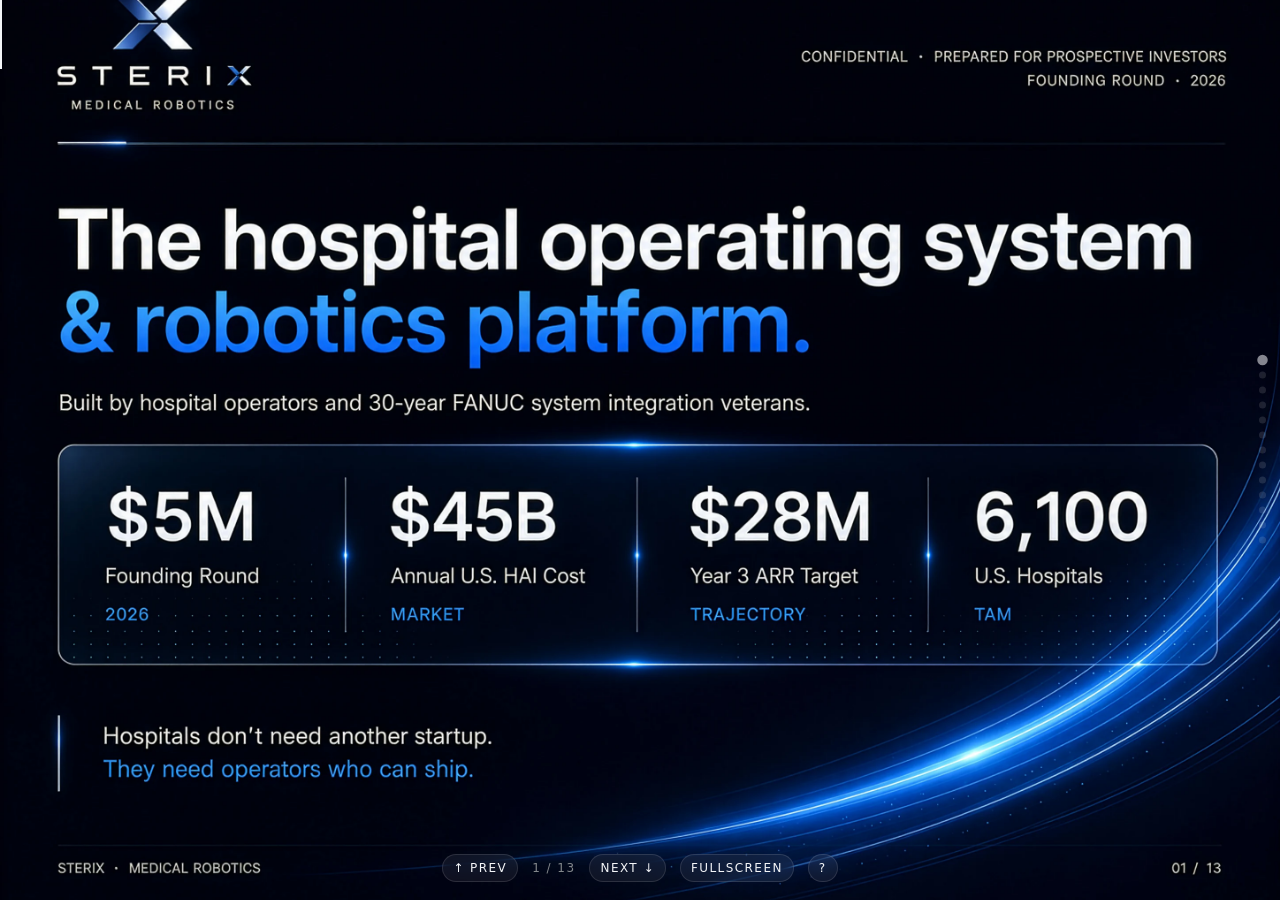
<file: index.html>
<!doctype html>
<html lang="en">
<head>
<meta charset="utf-8" />
<meta name="viewport" content="width=device-width,initial-scale=1,viewport-fit=cover" />
<title>STERIX · Deck</title>
<style>
  :root {
    /* Tightened to near-achromatic. The logo's blue is the only color event. */
    --bg: oklch(0.13 0.006 240);
    --bg-deep: oklch(0.08 0.004 240);
    --fg: oklch(0.97 0.004 240);
    --muted: oklch(0.62 0.008 240);
    --accent: oklch(0.97 0.004 240);
    --ease-quart: cubic-bezier(0.22, 1, 0.36, 1);
    --ease-expo: cubic-bezier(0.16, 1, 0.3, 1);
    --ease-quint: cubic-bezier(0.23, 1, 0.32, 1);
  }
  * { box-sizing: border-box; }
  html, body {
    margin: 0;
    background: var(--bg);
    color: var(--fg);
    font-family: -apple-system, BlinkMacSystemFont, "Segoe UI", Inter, system-ui, sans-serif;
    -webkit-font-smoothing: antialiased;
    scroll-behavior: smooth;
  }

  /* Vertical scroll container — fluid, no snap */
  .deck {
    height: 100vh;
    overflow-y: auto;
    overflow-x: hidden;
    scroll-behavior: smooth;
  }

  /* ---------- COVER ---------- */
  .cover {
    position: relative;
    height: 100vh;
    display: grid;
    /* Anchor composition to the upper third for tension, not dead-center. */
    grid-template-rows: 38vh 1fr;
    overflow: hidden;
    background:
      /* Single asymmetric ambient light from upper-right, low chroma. */
      radial-gradient(ellipse 70vmax 55vmax at 78% 18%, oklch(0.24 0.012 235) 0%, transparent 55%),
      /* Inner vignette anchoring the eye. */
      radial-gradient(ellipse at 50% 50%, transparent 30%, var(--bg-deep) 95%),
      var(--bg);
  }

  /* Single very slow drift, suggesting a still room rather than animated marketing. */
  .cover::before {
    content: "";
    position: absolute;
    inset: -20vmax -10vmax auto auto;
    width: 70vmax; height: 70vmax;
    border-radius: 50%;
    background: radial-gradient(circle, oklch(0.42 0.025 230) 0%, transparent 65%);
    filter: blur(100px);
    opacity: 0.35;
    mix-blend-mode: screen;
    pointer-events: none;
    will-change: transform;
    animation: drift 38s var(--ease-quint) infinite alternate;
  }
  @keyframes drift {
    from { transform: translate3d(0, 0, 0) scale(1); }
    to   { transform: translate3d(-6vmax, 4vmax, 0) scale(1.08); }
  }

  /* SVG film grain — adds tactility, breaks digital perfection. */
  .cover::after {
    content: "";
    position: absolute;
    inset: 0;
    pointer-events: none;
    opacity: 0.045;
    mix-blend-mode: overlay;
    background-image: url("data:image/svg+xml;utf8,<svg xmlns='http://www.w3.org/2000/svg' width='200' height='200'><filter id='n'><feTurbulence type='fractalNoise' baseFrequency='0.85' numOctaves='2' stitchTiles='stitch'/><feColorMatrix values='0 0 0 0 1 0 0 0 0 1 0 0 0 0 1 0 0 0 0.4 0'/></filter><rect width='100%25' height='100%25' filter='url(%23n)'/></svg>");
  }

  /* Soft fade at the bottom, dissolving the cover into slide 1. */
  .cover-fade {
    position: absolute;
    left: 0; right: 0; bottom: 0;
    height: 14vh;
    pointer-events: none;
    background: linear-gradient(180deg, transparent 0%, oklch(0 0 0) 100%);
    z-index: 1;
  }

  .cover-inner {
    position: relative;
    z-index: 2;
    grid-row: 2 / 3;
    align-self: start;
    justify-self: center;
    text-align: center;
    padding: 0 24px;
    max-width: 640px;
  }

  .cover-eyebrow {
    font-size: 10px;
    letter-spacing: 0.42em;
    text-transform: uppercase;
    color: var(--muted);
    margin: 0 0 36px;
    opacity: 0;
    transform: translateY(10px);
    animation: rise 0.9s var(--ease-quart) 0.2s forwards;
  }

  .cover-logo {
    display: block;
    width: clamp(180px, 20vw, 280px);
    height: auto;
    margin: 0 auto;
    /* Logo ships on white. Invert + reverse hue keeps the blue identity
       readable against the dark cover. If a dark/transparent variant exists,
       swap data-src and remove the filter. */
    filter: invert(1) hue-rotate(180deg) brightness(1.04) contrast(1.04);
    opacity: 0;
    transform: translateY(20px) scale(0.97);
    animation: riseLogo 1.4s var(--ease-expo) 0.45s forwards;
  }
  @keyframes riseLogo {
    to { opacity: 1; transform: translateY(0) scale(1); }
  }

  /* Editorial hairline below the logo, draws in. Not a side-stripe; full hairline. */
  .cover-rule {
    display: block;
    width: 0;
    height: 1px;
    margin: 36px auto 28px;
    background: oklch(0.5 0.008 240);
    opacity: 0;
    animation: drawRule 1.2s var(--ease-quart) 0.95s forwards;
  }
  @keyframes drawRule {
    to { opacity: 1; width: 56px; }
  }

  .cover-tagline {
    font-size: clamp(13px, 1.15vw, 15px);
    font-weight: 300;
    letter-spacing: 0.01em;
    color: var(--muted);
    margin: 0 auto;
    max-width: 30ch;
    line-height: 1.55;
    opacity: 0;
    transform: translateY(12px);
    animation: rise 1s var(--ease-quart) 1.05s forwards;
  }

  /* Confident cue: arrow only, no word. */
  .cover-cue {
    position: absolute;
    bottom: 40px;
    left: 50%;
    transform: translateX(-50%);
    width: 14px;
    height: 44px;
    z-index: 3;
    cursor: pointer;
    opacity: 0;
    animation: cueIn 0.9s var(--ease-quart) 1.6s forwards;
  }
  .cover-cue::before {
    content: "";
    position: absolute;
    top: 0; left: 50%;
    width: 1px; height: 32px;
    background: linear-gradient(180deg, transparent 0%, var(--muted) 100%);
    transform: translateX(-50%);
  }
  .cover-cue::after {
    content: "";
    position: absolute;
    bottom: 4px; left: 50%;
    width: 6px; height: 6px;
    border-right: 1px solid var(--muted);
    border-bottom: 1px solid var(--muted);
    transform: translateX(-50%) rotate(45deg);
    transition: border-color 0.25s var(--ease-quart);
  }
  .cover-cue:hover::after,
  .cover-cue:hover::before {
    border-color: var(--fg);
  }
  .cover-cue:hover::before {
    background: linear-gradient(180deg, transparent 0%, var(--fg) 100%);
  }

  @keyframes rise {
    to { opacity: 1; transform: translateY(0); }
  }
  @keyframes cueIn {
    0%   { opacity: 0; transform: translate(-50%, 8px); }
    100% { opacity: 0.75; transform: translate(-50%, 0); }
  }

  /* Idle bob, slow and small — breathes, doesn't pulse. */
  .cover-cue.in-rest {
    animation: cueBob 3.2s var(--ease-quint) infinite;
  }
  @keyframes cueBob {
    0%, 100% { transform: translate(-50%, 0); opacity: 0.75; }
    50%      { transform: translate(-50%, 4px); opacity: 0.95; }
  }

  /* ---------- SLIDES ---------- */
  .slide {
    display: block;
    margin: 0;
    padding: 0;
    background: #000;
    line-height: 0;
    /* fade-up entrance */
    opacity: 0;
    transform: translateY(40px);
    transition:
      opacity 0.9s var(--ease-quart),
      transform 0.9s var(--ease-quart);
    will-change: opacity, transform;
  }
  .slide.in {
    opacity: 1;
    transform: translateY(0);
  }
  .slide img {
    display: block;
    width: 100%;
    height: auto;
    margin: 0;
    user-select: none;
    -webkit-user-drag: none;
    image-rendering: -webkit-optimize-contrast;
  }

  /* HUD */
  .hud {
    position: fixed; left: 0; right: 0; bottom: 18px;
    display: flex; align-items: center; justify-content: center; gap: 14px;
    color: var(--muted); font-size: 12px; letter-spacing: .12em; text-transform: uppercase;
    opacity: 0; transition: opacity .25s ease;
    pointer-events: none;
    z-index: 15;
  }
  body.show-hud .hud { opacity: 1; pointer-events: auto; }
  .hud .counter { font-variant-numeric: tabular-nums; }
  .hud button {
    background: rgba(255,255,255,.06); color: var(--fg);
    border: 1px solid rgba(255,255,255,.12);
    padding: 6px 10px; border-radius: 999px;
    font: inherit; letter-spacing: inherit; text-transform: inherit;
    cursor: pointer;
    backdrop-filter: blur(8px);
  }
  .hud button:hover { background: rgba(255,255,255,.12); }

  /* Vertical progress bar on the left */
  .progress {
    position: fixed; left: 0; top: 0; width: 2px; height: 0;
    background: var(--accent); transition: height .25s var(--ease-quart);
    z-index: 20;
  }

  /* Slide-dot rail on right */
  .rail {
    position: fixed; right: 14px; top: 50%; transform: translateY(-50%);
    display: flex; flex-direction: column; gap: 8px;
    z-index: 12;
    opacity: .55; transition: opacity .25s ease;
  }
  .rail:hover { opacity: 1; }
  .rail a {
    width: 7px; height: 7px; border-radius: 50%;
    background: rgba(255,255,255,.22);
    transition: background .25s var(--ease-quart), transform .35s var(--ease-quart);
    cursor: pointer;
  }
  .rail a.active {
    background: var(--accent);
    transform: scale(1.5);
  }

  /* Help overlay */
  .help {
    position: fixed; inset: 0; background: rgba(0,0,0,.85);
    display: none; place-items: center; z-index: 30; padding: 24px;
  }
  .help.open { display: grid; }
  .help-card {
    max-width: 420px; padding: 28px 32px; border-radius: 14px;
    background: #111; border: 1px solid rgba(255,255,255,.08);
  }
  .help h2 { margin: 0 0 14px; font-size: 16px; letter-spacing: .12em; text-transform: uppercase; color: var(--muted); }
  .help kbd {
    display: inline-block; min-width: 28px; padding: 3px 8px; margin-right: 8px;
    background: #1d1d1d; border: 1px solid rgba(255,255,255,.12);
    border-radius: 6px; font-family: ui-monospace, SFMono-Regular, Menlo, monospace; font-size: 12px;
  }
  .help p { margin: 6px 0; font-size: 14px; color: #cfcfcf; }

  /* Hide rail on small screens */
  @media (max-width: 640px) {
    .rail { display: none; }
  }

  /* Respect reduced motion */
  @media (prefers-reduced-motion: reduce) {
    .cover::before, .cover::after,
    .cover-eyebrow, .cover-logo, .cover-rule, .cover-tagline,
    .cover-cue, .cover-cue.in-rest {
      animation: none !important;
      opacity: 1 !important;
      transform: none !important;
    }
    .cover-rule { width: 56px !important; }
    .cover-cue { opacity: 0.75 !important; transform: translateX(-50%) !important; }
    .slide {
      opacity: 1 !important;
      transform: none !important;
      transition: none !important;
    }
  }
</style>
</head>
<body>
  <div class="progress" id="progress"></div>

  <main class="deck" id="deck">
    <section class="cover" id="cover" aria-label="Cover">
      <div class="cover-inner">
        <p class="cover-eyebrow">Investor Pitch &middot; 2026</p>
        <img class="cover-logo" data-src="logo.webp" alt="STERIX, Medical Robotics" />
        <hr class="cover-rule" aria-hidden="true" />
        <p class="cover-tagline">The hospital operating system and robotics platform.</p>
      </div>
      <a class="cover-cue" id="coverCue" href="#s1" aria-label="Continue to deck"></a>
      <div class="cover-fade" aria-hidden="true"></div>
    </section>

    <section class="slide" id="s1"><img data-src="1.webp"  alt="Slide 1"  /></section>
    <section class="slide" id="s2"><img data-src="2.webp"  alt="Slide 2"  loading="lazy" /></section>
    <section class="slide" id="s3"><img data-src="3.webp"  alt="Slide 3"  loading="lazy" /></section>
    <section class="slide" id="s4"><img data-src="4.webp"  alt="Slide 4"  loading="lazy" /></section>
    <section class="slide" id="s5"><img data-src="5.webp"  alt="Slide 5"  loading="lazy" /></section>
    <section class="slide" id="s6"><img data-src="6.webp"  alt="Slide 6"  loading="lazy" /></section>
    <section class="slide" id="s7"><img data-src="7.webp"  alt="Slide 7"  loading="lazy" /></section>
    <section class="slide" id="s8"><img data-src="8.webp"  alt="Slide 8"  loading="lazy" /></section>
    <section class="slide" id="s9"><img data-src="9.webp"  alt="Slide 9"  loading="lazy" /></section>
    <section class="slide" id="s10"><img data-src="10.webp" alt="Slide 10" loading="lazy" /></section>
    <section class="slide" id="s11"><img data-src="11.webp" alt="Slide 11" loading="lazy" /></section>
    <section class="slide" id="s12"><img data-src="12.webp" alt="Slide 12" loading="lazy" /></section>
    <section class="slide" id="s13"><img data-src="13.webp" alt="Slide 13" loading="lazy" /></section>
  </main>

  <nav class="rail" id="rail" aria-label="Slide navigation"></nav>

  <div class="hud">
    <button id="prevBtn" aria-label="Previous">↑ Prev</button>
    <span class="counter"><span id="cur">1</span> / <span id="total">13</span></span>
    <button id="nextBtn" aria-label="Next">Next ↓</button>
    <button id="fsBtn" aria-label="Fullscreen">Fullscreen</button>
    <button id="helpBtn" aria-label="Help">?</button>
  </div>

  <div class="help" id="help">
    <div class="help-card">
      <h2>Shortcuts</h2>
      <p><kbd>↓</kbd><kbd>Space</kbd> Next slide</p>
      <p><kbd>↑</kbd> Previous slide</p>
      <p><kbd>Home</kbd> First &nbsp;·&nbsp; <kbd>End</kbd> Last</p>
      <p><kbd>F</kbd> Fullscreen &nbsp;·&nbsp; <kbd>?</kbd> Help</p>
      <p style="margin-top:14px;color:var(--muted);font-size:12px;">Scroll wheel · trackpad swipe · touch swipe all work.</p>
    </div>
  </div>

<script>
(() => {
  // Auto cache-buster: each full page load pulls fresh image bytes.
  // Browser still caches within the session, so navigation/scrolling stays fast.
  const BUST = Date.now();
  document.querySelectorAll('img[data-src]').forEach(img => {
    img.src = img.dataset.src + '?v=' + BUST;
  });

  const deck = document.getElementById('deck');
  const slides = Array.from(document.querySelectorAll('.slide'));
  const total = slides.length;
  const cur = document.getElementById('cur');
  const totalEl = document.getElementById('total');
  const progress = document.getElementById('progress');
  const rail = document.getElementById('rail');
  const help = document.getElementById('help');
  const cover = document.getElementById('cover');
  const coverCue = document.getElementById('coverCue');
  let i = 0;

  totalEl.textContent = total;

  // Build dot rail
  slides.forEach((s, idx) => {
    const a = document.createElement('a');
    a.href = '#' + s.id;
    a.dataset.idx = idx;
    a.title = 'Slide ' + (idx + 1);
    a.addEventListener('click', e => {
      e.preventDefault();
      go(idx);
    });
    rail.appendChild(a);
  });
  const dots = Array.from(rail.children);

  function setActive(idx) {
    i = idx;
    cur.textContent = idx + 1;
    progress.style.height = ((idx + 1) / total * 100) + 'vh';
    dots.forEach((d, n) => d.classList.toggle('active', n === idx));
    history.replaceState(null, '', '#s' + (idx + 1));
  }

  function go(idx) {
    idx = Math.max(0, Math.min(total - 1, idx));
    slides[idx].scrollIntoView({ behavior: 'smooth', block: 'start' });
  }

  // Cover cue → smooth scroll to slide 1
  coverCue.addEventListener('click', e => {
    e.preventDefault();
    go(0);
  });

  // Track current slide via IntersectionObserver
  const tracker = new IntersectionObserver((entries) => {
    let best = null, bestRatio = 0;
    for (const e of entries) {
      if (e.intersectionRatio > bestRatio) {
        bestRatio = e.intersectionRatio;
        best = e.target;
      }
    }
    if (best && bestRatio > 0.5) {
      const idx = slides.indexOf(best);
      if (idx >= 0 && idx !== i) setActive(idx);
    }
  }, { root: deck, threshold: [0.25, 0.5, 0.75, 1] });
  slides.forEach(s => tracker.observe(s));

  // Fade-up reveal as each slide enters viewport
  const reveal = new IntersectionObserver((entries) => {
    for (const e of entries) {
      if (e.isIntersecting) {
        e.target.classList.add('in');
        reveal.unobserve(e.target);
      }
    }
  }, { root: deck, rootMargin: '0px 0px -10% 0px', threshold: 0.05 });
  slides.forEach(s => reveal.observe(s));

  // Hide cover cue once user starts scrolling
  let cueHidden = false;
  // Idle bob starts after the entrance animation (1.6s delay + 0.9s duration).
  setTimeout(() => coverCue.classList.add('in-rest'), 2600);
  deck.addEventListener('scroll', () => {
    if (!cueHidden && deck.scrollTop > 40) {
      coverCue.style.transition = 'opacity .4s ease';
      coverCue.style.opacity = '0';
      cueHidden = true;
    } else if (cueHidden && deck.scrollTop < 20) {
      coverCue.style.opacity = '';
      cueHidden = false;
    }
  }, { passive: true });

  // Init from hash
  const m = location.hash.match(/^#s(\d+)$/);
  if (m) {
    const n = Math.max(1, Math.min(total, parseInt(m[1], 10))) - 1;
    requestAnimationFrame(() => slides[n].scrollIntoView({ block: 'start' }));
    setActive(n);
  } else {
    setActive(0);
  }

  // Keyboard
  window.addEventListener('keydown', e => {
    if (help.classList.contains('open')) {
      if (e.key === 'Escape' || e.key === '?' || e.key === '/') help.classList.remove('open');
      return;
    }
    if (e.key === 'ArrowDown' || e.key === ' ' || e.key === 'PageDown') { e.preventDefault(); go(i + 1); }
    else if (e.key === 'ArrowUp' || e.key === 'PageUp') { e.preventDefault(); go(i - 1); }
    else if (e.key === 'Home') { e.preventDefault(); cover.scrollIntoView({ behavior: 'smooth' }); }
    else if (e.key === 'End') { e.preventDefault(); go(total - 1); }
    else if (e.key.toLowerCase() === 'f') { toggleFs(); }
    else if (e.key === '?' || e.key === '/') { help.classList.add('open'); }
  });

  // HUD buttons
  document.getElementById('prevBtn').addEventListener('click', () => go(i - 1));
  document.getElementById('nextBtn').addEventListener('click', () => go(i + 1));
  document.getElementById('fsBtn').addEventListener('click', toggleFs);
  document.getElementById('helpBtn').addEventListener('click', () => help.classList.toggle('open'));
  help.addEventListener('click', e => { if (e.target === help) help.classList.remove('open'); });

  function toggleFs() {
    if (!document.fullscreenElement) document.documentElement.requestFullscreen?.();
    else document.exitFullscreen?.();
  }

  // Show HUD on activity, hide after idle
  let hudTimer;
  function showHud() {
    document.body.classList.add('show-hud');
    clearTimeout(hudTimer);
    hudTimer = setTimeout(() => document.body.classList.remove('show-hud'), 1800);
  }
  ['mousemove', 'wheel', 'touchstart', 'keydown'].forEach(ev =>
    window.addEventListener(ev, showHud, { passive: true })
  );
  deck.addEventListener('scroll', showHud, { passive: true });
  showHud();
})();
</script>
</body>
</html>
</file>
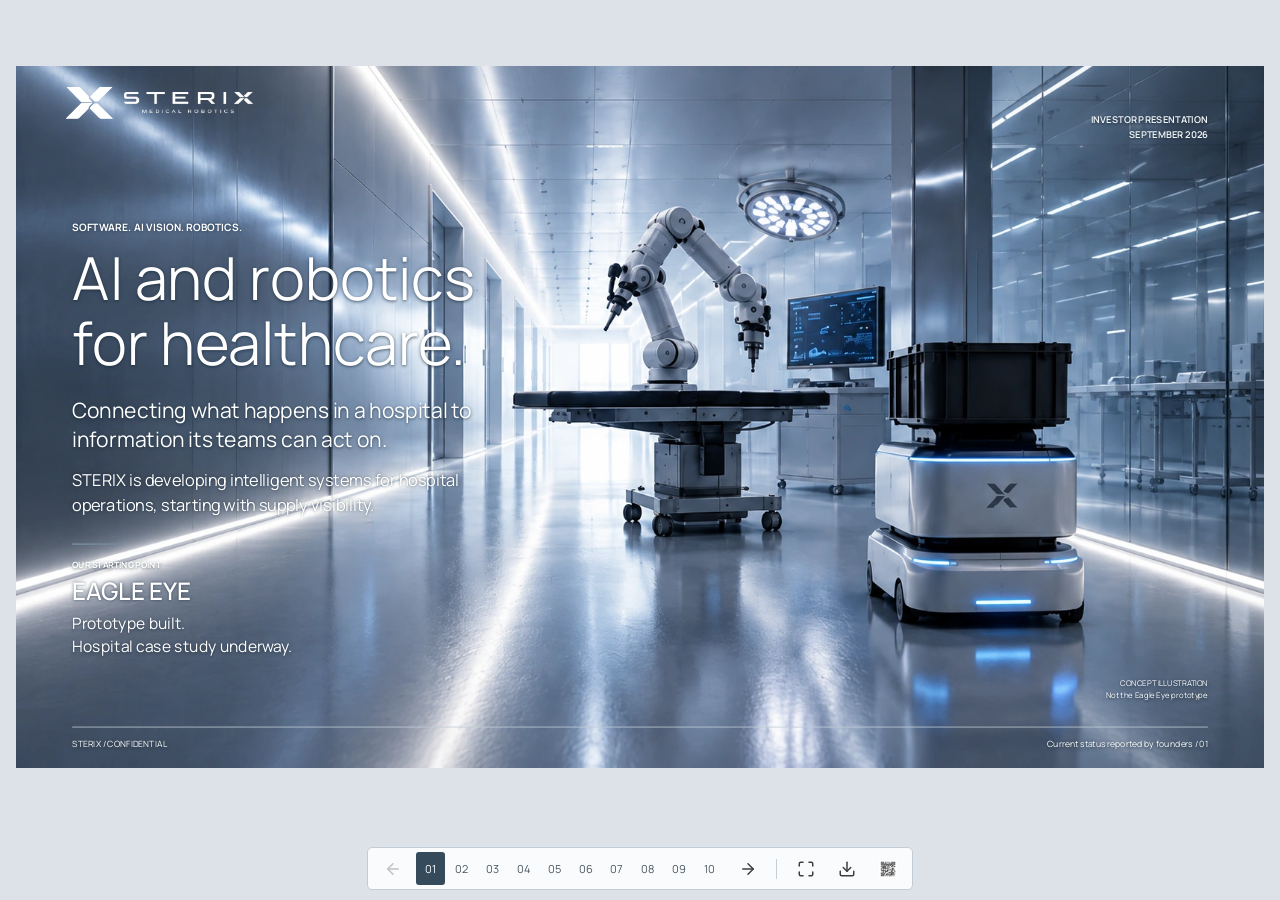
<file: public/index.html>
<!doctype html>
<html lang="en"><head>
<meta charset="utf-8">
<meta name="viewport" content="width=device-width,initial-scale=1">
<meta name="theme-color" content="#edf1f4">
<meta name="description" content="STERIX is developing software, AI vision and robotics for hospital operations. Investor presentation, September 2026.">
<meta name="robots" content="noindex,nofollow">
<meta property="og:title" content="STERIX | AI and robotics for healthcare">
<meta property="og:description" content="Software, AI vision and robotics for hospital operations. Investor presentation.">
<meta property="og:type" content="website">
<meta property="og:url" content="https://pitch.sterix.us/">
<meta property="og:image" content="https://pitch.sterix.us/assets/hero-supplied.0e3d3bbb1139.webp">
<title>STERIX | Investor Presentation</title>
<link rel="stylesheet" href="styles.138b8b039765.css">
<script src="deck.e9719e3f33b2.js" defer></script>
<link rel="stylesheet" href="composition.39961706c0c1.css"><meta name="sterix-release" content="1285411494b8"></head>
<body>
<main class="stage" aria-label="STERIX investor presentation">
<div class="slides">

<section class="slide cover cinematic" id="s1" aria-label="01 / Vision">
<img class="scene" src="assets/hero-supplied.0e3d3bbb1139.webp" alt="Concept illustration of a mobile robot and surgical research arms in a silver clinical environment">
<div class="scene-shade"></div>
<header class="page-header"><img class="logo" src="assets/logo.6b0d9ad7f511.png" alt="STERIX Medical Robotics"><p class="edition">INVESTOR PRESENTATION<br>SEPTEMBER 2026</p></header>
<div class="cover-copy">
<p class="eyebrow">SOFTWARE. AI VISION. ROBOTICS.</p>
<h1>AI and robotics<br>for healthcare.</h1>
<p class="lead">Connecting what happens in a hospital to information its teams can act on.</p>
<p class="horizon">STERIX is developing intelligent systems for hospital operations, starting with supply visibility.</p>
<div class="proof"><span class="proof-rule"></span><p class="eyebrow">OUR STARTING POINT</p><h2>EAGLE EYE</h2><p>Prototype built.<br>Hospital case study underway.</p></div>
</div>
<p class="art-caption">CONCEPT ILLUSTRATION<br>Not the Eagle Eye prototype</p>
<footer class="page-footer"><span>STERIX / CONFIDENTIAL</span><span>Current status reported by founders / 01</span></footer>
<div class="brand-patch" aria-hidden="true"><img class="patch-background" src="assets/reference-slide-6.602e44be30a0.png" alt=""><span class="official-brand"><span class="brand-mark"><img src="assets/logo.6b0d9ad7f511.png" alt=""></span><span class="brand-word"><img src="assets/logo.6b0d9ad7f511.png" alt=""></span></span></div></section>

<section class="slide problem reference-slide" id="s2" aria-label="02 / The workflow gap" hidden=""><img class="reference-art" src="assets/reference-slide-2.8cbcd593f8db.png" alt="" aria-hidden="true">
<header class="page-header"><img class="logo" src="assets/logo.6b0d9ad7f511.png" alt="STERIX Medical Robotics"><span class="folio">02</span></header>
<div class="page-body">
<p class="eyebrow">START WITH A SPECIFIC WORKFLOW</p>
<h2>THE GAP WE'RE TARGETING.</h2>
<p class="intro">A supply check should lead to a clear next step, not just another observation.</p>
<div class="problem-grid">
<div class="needs">
<article><span class="step-number">01</span><div><h3>SEE WHAT IS THERE</h3><p>Check the presence of gloves, wipes and briefs. Establish what camera observations can reliably show.</p></div></article>
<article><span class="step-number">02</span><div><h3>KNOW WHO ACTS</h3><p>Make an exception visible to the appropriate team, with a clear owner and an agreed response.</p></div></article>
<article><span class="step-number">03</span><div><h3>KNOW WHAT HAPPENED</h3><p>Connect the finding to staff review and, in the planned workflow, a record of completed action.</p></div></article>
</div>
<div class="context-column"><figure><img src="assets/cabinet-supplied.9a222109af74.webp" alt="Silver mobile supply cabinet concept"><figcaption>CONCEPT ILLUSTRATION / NOT PROTOTYPE HARDWARE</figcaption></figure><p><strong>THE QUESTION WE'RE TESTING</strong><br>Can camera-derived evidence reduce checking effort and improve exception follow-through?</p></div>
</div>
<p class="baseline"><strong>BUILT AROUND EXISTING OPERATIONS</strong> Hospitals already use inventory software, barcodes, RFID and replenishment systems. Our intended buyers are supply-chain and operations teams, working with IT and clinical staff.</p>
</div>
<p class="sources">Workflow hypothesis, not a proven market-wide gap. Established approaches: GS1 Healthcare standards; PAR Excellence inventory automation. See source notes.</p>
<footer class="page-footer"><span>STERIX / THE PROBLEM</span><span>Validate a workflow before expanding / 02</span></footer>
<div class="brand-patch" aria-hidden="true"><img class="patch-background" src="assets/reference-slide-6.602e44be30a0.png" alt=""><span class="official-brand"><span class="brand-mark"><img src="assets/logo.6b0d9ad7f511.png" alt=""></span><span class="brand-word"><img src="assets/logo.6b0d9ad7f511.png" alt=""></span></span></div></section>

<section class="slide opportunity reference-slide" id="s3" aria-label="03 / Adoption context" hidden=""><img class="reference-art" src="assets/reference-slide-3.d7f28a5fbbb1.png" alt="" aria-hidden="true">
<header class="page-header"><img class="logo" src="assets/logo.6b0d9ad7f511.png" alt="STERIX Medical Robotics"><span class="folio">03</span></header>
<div class="page-body"><p class="eyebrow">ADOPTION CONTEXT, NOT OUR ADDRESSABLE MARKET</p><h2>WHY NOW: ROBOTICS AT SCALE.</h2>
<p class="intro">Robotics is moving from technical possibility to repeated use. Healthcare adoption still has to be earned, workflow by workflow.</p>
<div class="stats">
<article><img class="line-icon" src="assets/icons/stethoscope.ba52ad92e84d.svg" alt=""><strong class="stat-value">3.15<span>M</span></strong><h3>ROBOT-ASSISTED PROCEDURES</h3><p>Procedures performed worldwide in 2025 using Intuitive's da Vinci surgical systems.</p><small>Intuitive Surgical / 2025 Form 10-K</small></article>
<article><img class="line-icon" src="assets/icons/chart-no-axes-combined.2a614a5c0495.svg" alt=""><strong class="stat-value">$26.3<span>B</span></strong><h3>MEDICAL ROBOTICS MARKET</h3><p>IMARC's global 2025 estimate, with a $97.8B forecast for 2034 across medical robotic systems.</p><small>Third-party market estimate and forecast</small></article>
<article><img class="line-icon" src="assets/icons/factory.45aaeb25e377.svg" alt=""><strong class="stat-value">4.66<span>M</span></strong><h3>INDUSTRIAL ROBOTS IN USE</h3><p>Operational stock worldwide in 2024, across industries. Evidence of broader industrial adoption.</p><small>International Federation of Robotics / 2025</small></article>
</div>
<div class="thesis"><span>OUR RESPONSE</span><p>Take one operational application through hospital evaluation, prove its usefulness, then build toward repeatable deployment.</p></div>
</div>
<p class="sources"><a href="https://www.sec.gov/Archives/edgar/data/1035267/000103526726000010/isrg-20251231.htm">Intuitive 2025 Form 10-K, p. 68</a> · <a href="https://www.imarcgroup.com/medical-robotic-systems-market">IMARC: Medical Robotic Systems Market</a> · <a href="https://ifr.org/ifr-press-releases/news/global-robot-demand-in-factories-doubles-over-10-years">IFR: World Robotics 2025</a><br>Different categories and measurement periods. These figures are context, not STERIX revenue, demand or TAM.</p>
<footer class="page-footer"><span>STERIX / WHY NOW</span><span>Specific application. Measured proof. / 03</span></footer>
<div class="brand-patch" aria-hidden="true"><img class="patch-background" src="assets/reference-slide-6.602e44be30a0.png" alt=""><span class="official-brand"><span class="brand-mark"><img src="assets/logo.6b0d9ad7f511.png" alt=""></span><span class="brand-word"><img src="assets/logo.6b0d9ad7f511.png" alt=""></span></span></div></section>

<section class="slide software reference-slide" id="s4" aria-label="04 / The software" hidden=""><img class="reference-art" src="assets/reference-slide-4.ce145e81f59e.png" alt="" aria-hidden="true">
<header class="page-header"><img class="logo" src="assets/logo.6b0d9ad7f511.png" alt="STERIX Medical Robotics"><span class="folio">04</span></header>
<div class="page-body">
<p class="eyebrow">PLANNED ARCHITECTURE / UNDER DEVELOPMENT</p>
<h2>THE SOFTWARE THAT CONNECTS THE WORK.</h2>
<p class="intro">A shared record of evidence, operating rules, exceptions, approvals and what happened next.</p>
<div class="software-grid">
<div class="software-scope">
<article><span class="stage-label">CURRENT APPLICATION</span><h3>PRESENCE AND REPORTING</h3><p>Eagle Eye starts with supply observations and daily reports for staff review.</p></article>
<article><span class="stage-label">PLANNED WORKFLOWS</span><h3>RECONCILIATION AND CLOSURE</h3><p>Connect inventory exceptions, findings or recalls to owners, deadlines, escalation and reviewed closure.</p></article>
<article><span class="stage-label">FUTURE ROBOT OPERATIONS</span><h3>AUTHORIZED ACTION</h3><p>Extend the same record to robot permissions, stop states, maintenance and staff handoffs.</p></article>
</div>
<figure class="software-art"><img src="assets/software-supplied.7e8d77240273.webp" alt="Concept illustration of a hospital operations interface in a silver control room"><figcaption>CONCEPT INTERFACE / ILLUSTRATIVE DATA</figcaption><p>Evidence, ownership and review history in one intended operating view. Not a live product screenshot or a deployed integration.</p></figure>
</div>
<div class="operating-loop"><div><span>01</span><strong>OBSERVE</strong></div><b aria-hidden="true">→</b><div><span>02</span><strong>IDENTIFY WHAT<br>NEEDS ATTENTION</strong></div><b aria-hidden="true">→</b><div><span>03</span><strong>ASSIGN AN OWNER</strong></div><b aria-hidden="true">→</b><div><span>04</span><strong>RECORD COMPLETION</strong></div></div>
</div>
<p class="sources">Intended architecture from STERIX platform and strategy materials. Human accountability remains with staff. This is not a verified, deployed end-to-end platform.</p>
<footer class="page-footer"><span>STERIX / THE SOFTWARE</span><span>From observation to accountable action / 04</span></footer>
<div class="brand-patch" aria-hidden="true"><img class="patch-background" src="assets/reference-slide-6.602e44be30a0.png" alt=""><span class="official-brand"><span class="brand-mark"><img src="assets/logo.6b0d9ad7f511.png" alt=""></span><span class="brand-word"><img src="assets/logo.6b0d9ad7f511.png" alt=""></span></span></div></section>

<section class="slide evidence reference-slide" id="s5" aria-label="05 / Eagle Eye evaluation" hidden="">
<img class="reference-art" src="assets/reference-slide-5.2af94737cdb6.png" alt="" aria-hidden="true">
<header class="page-header"><img class="logo" src="assets/logo.6b0d9ad7f511.png" alt="STERIX Medical Robotics"><span class="folio">05</span></header>
<div class="page-body"><p class="eyebrow">CURRENT PROOF POINT</p><h2>EAGLE EYE: BUILT AND<br>UNDER EVALUATION.</h2><p class="intro">The first application is deliberately narrow: supply presence, daily reports and staff review.</p>
<div class="evidence-grid"><div><h3 class="column-heading">WHAT EXISTS</h3><p class="large-statement">A built prototype.<br>A hospital case study underway.</p><p class="supporting">Founder-reported status. The current workflow tracks gloves, wipes and briefs. Camera configuration and integration are being assessed.</p><div class="evidence-note"><img src="assets/icons/scan-line.8990b525703a.svg" alt=""><p>The pitch illustrations show a design direction, not photographs or exact renderings of the hospital prototype.</p></div></div>
<div><h3 class="column-heading">WHAT WE'RE TESTING</h3><ul class="test-list"><li><span>01</span>Agreement with staff spot checks</li><li><span>02</span>Missed and incorrect presence reports</li><li><span>03</span>Completeness of daily reports</li><li><span>04</span>Staff effort to review and respond</li><li><span>05</span>Installation and integration requirements</li></ul><p class="test-boundary">Agree acceptance thresholds before evaluation. No performance results are claimed here.</p></div></div>
<div class="current-flow"><span>CURRENT WORKFLOW</span><strong>PRESENCE CHECKS</strong><b aria-hidden="true">→</b><strong>DAILY REPORT</strong><b aria-hidden="true">→</b><strong>STAFF REVIEW</strong></div>
</div>
<p class="sources">Source: founder status and September 14, 2026 integration/demo meeting summary. Proposed evaluation measures, not achieved results.</p>
<footer class="page-footer"><span>STERIX / EAGLE EYE</span><span>Make the evidence inspectable / 05</span></footer>
<div class="brand-patch" aria-hidden="true"><img class="patch-background" src="assets/reference-slide-6.602e44be30a0.png" alt=""><span class="official-brand"><span class="brand-mark"><img src="assets/logo.6b0d9ad7f511.png" alt=""></span><span class="brand-word"><img src="assets/logo.6b0d9ad7f511.png" alt=""></span></span></div></section>

<section class="slide portfolio reference-slide" id="s6" aria-label="06 / Concept portfolio" hidden=""><img class="reference-art" src="assets/reference-slide-6.602e44be30a0.png" alt="" aria-hidden="true">
<header class="page-header"><img class="logo" src="assets/logo.6b0d9ad7f511.png" alt="STERIX Medical Robotics"><span class="folio">06</span></header>
<div class="page-body"><p class="eyebrow">A SHARED SOFTWARE APPROACH / A GATED HARDWARE ROADMAP</p><h2>WHAT WE'RE BUILDING NEXT.</h2><p class="intro">Different hospital tasks. A common ambition: useful evidence, human review and accountable action.</p>
<div class="concepts">
<article><figure><img src="assets/mobile-supplied.efd6587dafb5.webp" alt="Scout sensor-mast mobile observation robot, concept illustration"></figure><p class="concept-category">MOBILE OBSERVATION / CONCEPT</p><h3>SCOUT</h3><p>Mobile inventory and camera observation, connected to records that staff can review.</p></article>
<article><figure><img src="assets/trayguard-studio-original.584236eae730.webp" alt="Instrument inspection and handling concept illustration"></figure><p class="concept-category">INSPECTION + HANDLING / CONCEPT</p><h3>STERISIGHT +<br>TRAYGUARD</h3><p>Inspection records and assisted handling. Staff retain final release responsibility.</p></article>
<article><figure><img src="assets/healthpod.91251e9805c1.webp" alt="Health screening pod concept illustration"></figure><p class="concept-category">SCREENING / CONCEPT</p><h3>HEALTHPOD</h3><p>Selected screening measurements organized for clinician review, not autonomous diagnosis.</p></article>
<article><figure><img src="assets/arm-supplied.09ec283bd1b3.webp" alt="Medical robotic arm concept illustration"></figure><p class="concept-category">LONG-TERM / RESEARCH DIRECTION</p><h3>FUTURE SURGICAL<br>RESEARCH</h3><p>A separate research horizon, not a built product or a commitment to clinical deployment.</p></article>
</div></div>
<p class="sources">All images are concept illustrations; depicted shapes are not exact prototypes. Shared integration is an ambition, not a validated capability. Concepts are subject to feasibility, safety and applicable regulatory work.</p>
<footer class="page-footer"><span>STERIX / THE PORTFOLIO</span><span>Prove the first workflow. Gate the next. / 06</span></footer>
<div class="brand-patch" aria-hidden="true"><img class="patch-background" src="assets/reference-slide-6.602e44be30a0.png" alt=""><span class="official-brand"><span class="brand-mark"><img src="assets/logo.6b0d9ad7f511.png" alt=""></span><span class="brand-word"><img src="assets/logo.6b0d9ad7f511.png" alt=""></span></span></div></section>

<section class="slide business reference-slide" id="s7" aria-label="07 / Commercial model" hidden="">
<img class="reference-art" src="assets/reference-slide-7.634217436a20.png" alt="" aria-hidden="true">
<header class="page-header"><img class="logo" src="assets/logo.6b0d9ad7f511.png" alt="STERIX Medical Robotics"><span class="folio">07</span></header>
<div class="page-body"><p class="eyebrow">PROPOSED COMMERCIAL MODEL</p><h2>FROM EVALUATION TO<br>RECURRING REVENUE.</h2><p class="intro">Sell a defined operational outcome first. Earn the right to become a recurring part of the workflow.</p>
<div class="commercial-steps">
<article><span class="step-number">01</span><h3>PAID EVALUATION</h3><p>A scoped workflow, agreed acceptance criteria and a documented path to a paid site agreement.</p></article>
<article><span class="step-number">02</span><h3>RECURRING SOFTWARE</h3><p>Annual software and support per paid site, with responsibilities and service scope made explicit.</p></article>
<article><span class="step-number">03</span><h3>SEPARATE DEPLOYMENT</h3><p>Hardware, installation and integration priced separately rather than hidden in software economics.</p></article>
</div>
<div class="arr-band"><div class="price-assumption"><span>ILLUSTRATIVE ANNUAL PRICE / SITE</span><strong data-price="60000">$60K</strong></div><div class="arr-scenario" data-sites="5" data-arr="300000"><span>5 PAID SITES</span><strong>$300K</strong><small>ANNUAL RECURRING REVENUE</small></div><div class="arr-scenario" data-sites="10" data-arr="600000"><span>10 PAID SITES</span><strong>$600K</strong><small>ANNUAL RECURRING REVENUE</small></div><div class="arr-scenario" data-sites="20" data-arr="1200000"><span>20 PAID SITES</span><strong>$1.2M</strong><small>ANNUAL RECURRING REVENUE</small></div></div>
<p class="commercial-proof"><strong>WHAT MUST BE PROVEN</strong> Budget ownership, procurement and security approval, willingness to pay, and the full cost of delivering and supporting each site.</p>
</div>
<p class="sources">Pricing is an unvalidated planning assumption. Site counts are arithmetic scenarios, not pipeline, contracted customers or a revenue forecast. Hardware and project fees excluded from ARR.</p>
<footer class="page-footer"><span>STERIX / THE BUSINESS MODEL</span><span>Commercial evidence before commercial scale / 07</span></footer>
<div class="brand-patch" aria-hidden="true"><img class="patch-background" src="assets/reference-slide-6.602e44be30a0.png" alt=""><span class="official-brand"><span class="brand-mark"><img src="assets/logo.6b0d9ad7f511.png" alt=""></span><span class="brand-word"><img src="assets/logo.6b0d9ad7f511.png" alt=""></span></span></div></section>

<section class="slide team reference-slide" id="s8" aria-label="08 / Execution capabilities" hidden="">
<img class="reference-art" src="assets/reference-slide-8.e811df4fef43.png" alt="" aria-hidden="true">
<header class="page-header"><img class="logo" src="assets/logo.6b0d9ad7f511.png" alt="STERIX Medical Robotics"><span class="folio">08</span></header>
<div class="page-body"><p class="eyebrow">COLLECTIVE EXPERIENCE</p><h2>EXPERIENCE TO BUILD AND DEPLOY.</h2><p class="intro">Hospital technology needs more than a working device. It needs a workflow people can use, install, support and buy.</p>
<div class="capability-grid">
<article><img class="line-icon" src="assets/icons/hospital.43766c2280fe.svg" alt=""><h3>HOSPITAL<br>OPERATIONS</h3><p>Translate day-to-day supply and care processes into practical requirements and meaningful evaluation criteria.</p><span class="contribution">WORKFLOW UNDERSTANDING</span></article>
<article><img class="line-icon" src="assets/icons/settings.ceea1a72d04b.svg" alt=""><h3>INDUSTRIAL<br>AUTOMATION</h3><p>Connect hardware, controls and installation requirements to a system that can be tested and maintained.</p><span class="contribution">ENGINEERING + INSTALLATION</span></article>
<article><img class="line-icon" src="assets/icons/layers.e0471ac93c7e.svg" alt=""><h3>PRODUCT<br>DESIGN</h3><p>Make observations and exceptions understandable, with clear interaction, review and handoff responsibilities.</p><span class="contribution">USABILITY + HUMAN REVIEW</span></article>
<article><img class="line-icon" src="assets/icons/briefcase-business.ec4df49eaa2c.svg" alt=""><h3>BUSINESS<br>DEVELOPMENT</h3><p>Define the buyer, paid scope, procurement path and partnerships needed to turn evaluation into adoption.</p><span class="contribution">COMMERCIAL EXECUTION</span></article>
</div>
<div class="team-thesis"><span>THE OPERATING PRINCIPLE</span><p>Build with the people who do the work.<br>Advance on documented evidence.</p></div>
</div>
<p class="sources">Founder-described collective capability areas. No individual credentials, named advisers or quantified track record are asserted on this page.</p>
<footer class="page-footer"><span>STERIX / EXECUTION</span><span>Clinical context meets engineering discipline / 08</span></footer>
<div class="brand-patch" aria-hidden="true"><img class="patch-background" src="assets/reference-slide-6.602e44be30a0.png" alt=""><span class="official-brand"><span class="brand-mark"><img src="assets/logo.6b0d9ad7f511.png" alt=""></span><span class="brand-word"><img src="assets/logo.6b0d9ad7f511.png" alt=""></span></span></div></section>

<section class="slide roadmap reference-slide" id="s9" aria-label="09 / Milestones" hidden="">
<img class="reference-art" src="assets/reference-slide-9.a77b7343213a.png" alt="" aria-hidden="true">
<header class="page-header"><img class="logo" src="assets/logo.6b0d9ad7f511.png" alt="STERIX Medical Robotics"><span class="folio">09</span></header>
<div class="page-body"><p class="eyebrow">PROPOSED PROGRAM / MONTHS FROM FUNDING</p><h2>FOUR MILESTONES FOR THE NEXT 24 MONTHS.</h2><p class="intro">Each stage answers a different investment question. Progress depends on evidence, not the calendar alone.</p>
<div class="timeline">
<article><div class="timeline-head"><span>01</span><p>MONTHS 1-6</p></div><h3>PROVE THE<br>WORKFLOW</h3><p>Document the camera setup and protocol. Compare observations with staff checks and evaluate report quality.</p><div class="gate"><span>ADVANCE WHEN</span><p>Agreed criteria and workflow acceptance are met.</p></div></article>
<article><div class="timeline-head"><span>02</span><p>MONTHS 7-12</p></div><h3>PROVE WILLINGNESS<br>TO PAY</h3><p>Define paid scope, support and conversion terms. Establish a buyer and a procurement path.</p><div class="gate"><span>ADVANCE WHEN</span><p>A paid agreement supports further commercial investment.</p></div></article>
<article><div class="timeline-head"><span>03</span><p>MONTHS 13-18</p></div><h3>PROVE REPEATABLE<br>DELIVERY</h3><p>Test a standard installation, training and support runbook at another location. Measure delivery costs.</p><div class="gate"><span>ADVANCE WHEN</span><p>Another site can be served with bounded customization and effort.</p></div></article>
<article><div class="timeline-head"><span>04</span><p>MONTHS 19-24</p></div><h3>PROVE RECURRING<br>ECONOMICS</h3><p>Document recurring agreements, direct costs and usage. Review renewal or expansion when eligible.</p><div class="gate"><span>ADVANCE WHEN</span><p>Recurring pricing covers direct delivery costs and contributes to core costs.</p></div></article>
</div>
<p class="roadmap-boundary">Selected concept feasibility may begin after Month 12, subject to the operating gates and the existing budget. Future surgical development and trials remain separate.</p>
</div>
<p class="sources">Proposed stages, not promised results or dates of regulatory clearance. Detailed evaluation gates and cost categories are in the supporting notes.</p>
<footer class="page-footer"><span>STERIX / THE ROADMAP</span><span>Workflow → demand → delivery → economics / 09</span></footer>
<div class="brand-patch" aria-hidden="true"><img class="patch-background" src="assets/reference-slide-6.602e44be30a0.png" alt=""><span class="official-brand"><span class="brand-mark"><img src="assets/logo.6b0d9ad7f511.png" alt=""></span><span class="brand-word"><img src="assets/logo.6b0d9ad7f511.png" alt=""></span></span></div></section>

<section class="slide investment cinematic reference-slide" id="s10" aria-label="10 / Proposed investment" hidden="">
<img class="reference-art" src="assets/reference-slide-10.beafee6f0abe.png" alt="" aria-hidden="true">
<img class="scene" src="assets/closing-room-supplied.55da4eb701bb.webp" alt="Supplied empty blue-silver room, concept illustration">
<div class="scene-shade"></div>
<header class="page-header"><img class="logo" src="assets/logo.6b0d9ad7f511.png" alt="STERIX Medical Robotics"><span class="folio">10</span></header>
<div class="page-body">
<p class="eyebrow">PROPOSED INVESTMENT / 24-MONTH PROGRAM</p>
<h2>VALIDATE. DEPLOY. EXPAND.</h2>
<div class="raise-heading"><strong>$6M</strong><p>Fund the evidence, software and delivery capability<br>needed to move from evaluation to repeatable adoption.</p></div>
<div class="allocation-bar" aria-label="80 percent team software operations, 8.3 percent equipment integration evaluation, 11.7 percent reserve"><span></span><span></span><span></span></div>
<div class="allocations">
<article data-amount="4800000" data-percent="80"><strong>$4.8M</strong><span>80.0%</span><div><h3>TEAM, SOFTWARE + OPERATIONS</h3><p>Build the workflow, support hospital evaluation and establish repeatable delivery.</p></div></article>
<article data-amount="500000" data-percent="8.3"><strong>$0.5M</strong><span>8.3%</span><div><h3>EQUIPMENT, INTEGRATION + EVALUATION</h3><p>Test the camera configuration, installation requirements and external evaluation needs.</p></div></article>
<article data-amount="700000" data-percent="11.7"><strong>$0.7M</strong><span>11.7%</span><div><h3>RESERVE</h3><p>Maintain flexibility as technical and deployment assumptions are tested.</p></div></article>
</div>
<p class="capital-boundary">Up to $0.5M for selected concept feasibility is <strong>included within the $5.3M planned spend</strong>, gated after Month 12. It is not additional funding. Future surgical development and trials are separate.</p>
<p class="investment-close">PROVE ONE WORKFLOW. BUILD A FOUNDATION FOR WHAT COMES NEXT.</p>
</div>
<a class="deck-qr" href="https://pitch.sterix.us/#s1" aria-label="Open the shareable STERIX presentation"><img src="assets/pitch-qr.babd0de7a723.png" alt="QR code linking to pitch.sterix.us"><span>PITCH.STERIX.US</span></a>
<p class="sources">Proposed use of funds and management planning assumptions. Program funding does not depend on assumed customer receipts. Background: concept illustration, not a STERIX-owned facility.</p>
<footer class="page-footer"><span>STERIX / CONFIDENTIAL</span><span>Investment discussion / 10</span></footer>
<div class="brand-patch" aria-hidden="true"><img class="patch-background" src="assets/reference-slide-6.602e44be30a0.png" alt=""><span class="official-brand"><span class="brand-mark"><img src="assets/logo.6b0d9ad7f511.png" alt=""></span><span class="brand-word"><img src="assets/logo.6b0d9ad7f511.png" alt=""></span></span></div></section>
</div>
</main>
<nav class="controls" aria-label="Presentation controls">
<button id="previous" type="button" title="Previous page" aria-label="Previous page"><img src="assets/icons/arrow-left.e31ed0af85ff.svg" alt=""></button>
<div class="page-tabs"></div><select class="page-picker" aria-label="Page"></select>
<button id="next" type="button" title="Next page" aria-label="Next page"><img src="assets/icons/arrow-right.12b97a4d2821.svg" alt=""></button>
<span class="control-divider"></span>
<button id="fullscreen" type="button" title="Fullscreen" aria-label="Enter fullscreen"><img src="assets/icons/maximize.0864b30f3a6b.svg" alt=""></button>
<a href="STERIX-Investor-Deck-V3.pdf" download="" title="Download PDF" aria-label="Download PDF"><img src="assets/icons/download.f68a21e11115.svg" alt=""></a>
<a href="assets/pitch-qr.babd0de7a723.png" download="" title="Download QR code" aria-label="Download QR code"><img src="assets/pitch-qr.babd0de7a723.png" alt=""></a>
</nav>
<p id="page-status" class="sr-only" aria-live="polite"></p>




</body></html>
</file>
<file: public/styles.138b8b039765.css>
@font-face{font-family:Manrope;src:url('assets/Manrope.3ae11c49db04.ttf') format('truetype');font-weight:200 800;font-display:swap}
:root{--ink:#28333c;--muted:#596772;--line:#c8d0d7;--accent:#526e87;--paper:#fafbfc;--scale:1}
*{box-sizing:border-box;letter-spacing:0}
html,body{margin:0;background:#dce2e7;color:var(--ink);font-family:Manrope,'Segoe UI',sans-serif;-webkit-font-smoothing:antialiased}
body{height:100dvh;overflow:hidden}
h1,h2,h3,p,figure,dl,dd{margin:0}h1,h2,h3{font-weight:450}
a{color:inherit;text-underline-offset:3px}button,a{touch-action:manipulation}button,select{font:inherit}
.stage{position:fixed;inset:0 0 66px;display:flex;align-items:center;justify-content:center;overflow:hidden}
.slides{width:1600px;height:900px;flex:0 0 1600px;position:relative;transform:scale(var(--scale));transform-origin:center}
.slide{position:relative;width:1600px;height:900px;overflow:hidden;background:var(--paper)}
.slide[hidden]{display:none}
.page-header{position:absolute;top:26px;left:72px;right:72px;height:104px;display:flex;align-items:center;justify-content:space-between;z-index:3}
.logo{width:170px;height:96px;object-fit:contain}
.folio{font-size:30px;line-height:1;font-weight:300}
.page-body{position:relative;padding:158px 72px 0}
.eyebrow{font-size:13px;line-height:1.5;font-weight:700;text-transform:uppercase;color:var(--accent);margin-bottom:13px}
h2{font-size:53px;line-height:1.12;font-weight:400}
h3{font-weight:600}
.intro{font-size:23px;line-height:1.45;color:var(--muted);margin-top:17px;max-width:1320px}
.page-footer{position:absolute;left:72px;right:72px;bottom:24px;display:flex;justify-content:space-between;gap:20px;padding-top:13px;border-top:1px solid var(--line);font-size:11px;line-height:1.4;color:var(--muted)}
.sources{position:absolute;bottom:69px;left:72px;right:72px;font-size:11px;line-height:1.5;color:var(--muted)}
.line-icon{width:43px;height:43px;opacity:.7}
.scene{position:absolute;inset:0;width:100%;height:100%;object-fit:cover}
.scene-shade{position:absolute;inset:0}
.cover{color:#fff;--muted:#fff;--accent:#fff;--line:#becbd5;text-shadow:0 1px 4px #142635b3}
.cover .scene-shade{display:none}
.cover .logo{width:204px;height:115px;filter:brightness(0) invert(1)}
.cover .horizon{color:#fff}
.edition{font-size:12px;line-height:1.6;text-align:right;font-weight:650;color:#f0f5f8;text-shadow:0 1px 3px #233344}
.cover-copy{position:absolute;top:197px;left:72px;width:610px}
.cover h1{font-size:76px;line-height:1.1;font-weight:350}
.cover .lead{font-size:27px;line-height:1.42;margin-top:25px;max-width:600px}
.horizon{font-size:21px;line-height:1.5;color:#4f606e;margin-top:17px;max-width:560px}
.proof{margin-top:34px}
.proof-rule{display:block;height:2px;width:65px;background:#748a9c;margin-bottom:18px}
.proof .eyebrow{font-size:11px;margin-bottom:6px}
.proof h2{font-size:31px;font-weight:550}
.proof>p:last-child{font-size:20px;line-height:1.45;margin-top:10px}
.art-caption{position:absolute;right:72px;bottom:80px;padding:7px 0;color:#fff;font-size:10px;line-height:1.45;text-align:right}
.cover .page-footer>span:last-child{color:#fff}
.step-number{display:grid;place-items:center;flex:0 0 36px;width:36px;height:36px;font-size:13px;border:1px solid #94a6b5;border-radius:50%;color:#526778}
.problem-grid{display:grid;grid-template-columns:1.15fr .95fr;gap:90px;margin-top:27px;height:335px}
.needs article{display:flex;gap:24px;margin-bottom:27px}
.needs h3{font-size:23px;line-height:1.3;margin-bottom:8px}
.needs p{font-size:21px;line-height:1.45;color:var(--muted);max-width:580px}
.context-column{display:grid;grid-template-columns:250px 1fr;gap:23px;align-items:center}
.context-column figure{position:relative;height:360px}
.context-column img{width:100%;height:335px;object-fit:contain;mix-blend-mode:multiply}
.context-column figcaption{font-size:9px;line-height:1.4;text-align:center;color:var(--muted)}
.context-column p{font-size:23px;line-height:1.5}
.context-column strong{font-size:12px;font-weight:700;display:inline-block;margin-bottom:14px;color:var(--accent)}
.baseline{font-size:19px;line-height:1.45;border-top:1px solid var(--line);padding-top:22px;margin-top:21px;color:var(--muted)}
.baseline strong{font-size:12px;display:block;margin-bottom:8px;color:var(--ink)}
.stats{display:grid;grid-template-columns:1fr 1fr 1fr;gap:40px;margin-top:26px}
.stats article+article{border-left:1px solid var(--line);padding-left:40px}
.stats .line-icon{width:40px;height:40px;margin-bottom:10px}
.stat-value{font-size:82px;line-height:1.15;font-weight:350;display:block;white-space:nowrap;margin-bottom:12px}
.stat-value span{font-size:43px}
.stats h3{font-size:22px;line-height:1.35;margin-bottom:12px}
.stats p{font-size:21px;line-height:1.45;color:var(--muted)}
.stats small{display:block;font-size:11px;line-height:1.5;margin-top:16px;color:var(--muted)}
.thesis{display:flex;gap:40px;align-items:baseline;border-top:1px solid var(--line);padding-top:18px;margin-top:19px}
.thesis>span{font-size:12px;font-weight:700;flex:0 0 168px;color:var(--accent)}
.thesis p{font-size:22px;line-height:1.4;max-width:1130px}
.software .page-body{padding-top:151px}
.software h2{font-size:49px}
.software .intro{font-size:22px}
.software-grid{display:grid;grid-template-columns:.95fr 1.05fr;gap:76px;margin-top:26px}
.software-scope article+article{margin-top:19px}
.stage-label{font-size:10px;line-height:1.5;font-weight:700;color:var(--accent)}
.software-scope h3{font-size:20px;line-height:1.3;margin-top:4px}
.software-scope p{font-size:18px;line-height:1.45;margin-top:5px;color:var(--muted)}
.software-art>img{display:block;width:100%;height:302px;object-fit:cover}
.software-art figcaption{font-size:10px;line-height:1.5;font-weight:650;color:var(--accent);margin-top:12px}
.software-art p{font-size:16px;line-height:1.45;color:var(--muted);margin-top:6px}
.concept-screen{border:1px solid #bbc7d1;border-radius:6px;background:#fff;overflow:hidden}
.screen-top{display:flex;justify-content:space-between;gap:20px;background:#e8eef3;color:#405564;padding:14px 22px;font-size:10px;line-height:1.5;font-weight:650}
.screen-content{padding:17px 24px 8px}
.record-title{display:flex;gap:16px;align-items:center;margin-bottom:14px}
.record-title img{width:31px;height:31px;opacity:.7}
.record-title h3{font-size:22px;line-height:1.3;margin-top:2px}
.concept-screen dl>div{display:grid;grid-template-columns:139px 1fr;gap:16px;border-top:1px solid #e1e6ea;padding:9px 0;align-items:baseline}
.concept-screen dt{font-size:10px;line-height:1.5;font-weight:650;color:#647886}
.concept-screen dd{font-size:16px;line-height:1.45}
.screen-disclaimer{font-size:9px;line-height:1.5;padding:9px 24px 13px;color:#637481}
.operating-loop{display:grid;grid-template-columns:1fr 24px 1.5fr 24px 1.3fr 24px 1.4fr;gap:17px;align-items:center;padding-top:23px;margin-top:28px;border-top:1px solid var(--line)}
.operating-loop>div{display:flex;align-items:center;gap:12px}
.operating-loop span{font-size:12px;color:#648095}
.operating-loop strong{font-size:16px;line-height:1.4;font-weight:650}
.operating-loop b{font-size:24px;font-weight:350;color:#7c8d9c}
.evidence-grid{display:grid;grid-template-columns:1fr 1fr;gap:95px;margin-top:34px}
.column-heading{font-size:13px;line-height:1.5;color:var(--accent);padding-bottom:14px;border-bottom:1px solid var(--line);margin-bottom:22px}
.large-statement{font-size:31px;line-height:1.4}
.supporting{font-size:20px;line-height:1.5;color:var(--muted);margin-top:15px;max-width:630px}
.evidence-note{display:flex;gap:18px;margin-top:22px}
.evidence-note img{width:29px;height:29px;flex:0 0 29px;opacity:.6}
.evidence-note p{font-size:16px;line-height:1.5;color:var(--muted)}
.test-list{list-style:none;margin:0;padding:0}
.test-list li{font-size:21px;line-height:1.4;margin-bottom:15px;display:flex;gap:19px}
.test-list span{font-size:12px;line-height:2.4;color:#738593}
.test-boundary{font-size:16px;line-height:1.45;color:var(--muted);margin-top:14px}
.current-flow{display:flex;align-items:center;gap:35px;border-top:1px solid var(--line);padding-top:22px;margin-top:24px}
.current-flow>span{font-size:11px;color:var(--accent);margin-right:30px}
.current-flow strong{font-size:17px;font-weight:600}
.current-flow b{font-size:25px;font-weight:350;color:#7c8d9c}
.portfolio{background:#fff}
.portfolio .intro{font-size:21px}
.concepts{display:grid;grid-template-columns:repeat(4,1fr);gap:28px;margin-top:18px}
.concepts article{min-width:0}
.concepts figure{height:278px;position:relative;overflow:hidden}
.concepts figure img{display:block;width:100%;height:100%;object-fit:contain}
.concept-category{font-size:10px;line-height:1.5;font-weight:650;color:var(--accent);margin-top:13px}
.concepts h3{font-size:25px;line-height:1.2;min-height:61px;margin:11px 0}
.concepts article>p:not(.concept-category){font-size:19px;line-height:1.45;color:var(--muted)}
.commercial-steps{display:grid;grid-template-columns:repeat(3,1fr);gap:65px;margin-top:30px}
.commercial-steps .step-number{margin-bottom:13px}
.commercial-steps h3{font-size:23px;line-height:1.3;margin-bottom:10px}
.commercial-steps p{font-size:20px;line-height:1.45;color:var(--muted)}
.arr-band{display:grid;grid-template-columns:1.25fr 1fr 1fr 1fr;gap:35px;align-items:center;margin:29px -72px 0;padding:24px 72px;background:#e5ebef}
.arr-band span{display:block;font-size:12px;line-height:1.4;color:#516774}
.arr-band strong{display:block;font-size:48px;line-height:1.15;font-weight:350;margin-top:7px}
.arr-band .price-assumption strong{font-size:61px}
.arr-band .arr-scenario{border-left:1px solid #b9c5ce;padding-left:29px}
.arr-band small{display:block;font-size:9px;line-height:1.5;color:#5c7280;margin-top:4px}
.commercial-proof{font-size:17px;line-height:1.45;margin-top:13px;color:var(--muted)}
.commercial-proof strong{font-size:11px;color:var(--ink);display:block;margin-bottom:6px}
.capability-grid{display:grid;grid-template-columns:repeat(4,1fr);gap:40px;margin-top:41px}
.capability-grid article+article{border-left:1px solid var(--line);padding-left:34px}
.capability-grid .line-icon{width:50px;height:50px;margin-bottom:20px}
.capability-grid h3{font-size:25px;line-height:1.25;margin-bottom:18px}
.capability-grid p{font-size:20px;line-height:1.5;color:var(--muted)}
.contribution{display:block;font-size:10px;line-height:1.5;font-weight:700;color:var(--accent);margin-top:25px}
.team-thesis{display:flex;gap:60px;margin-top:35px;border-top:1px solid var(--line);padding-top:23px}
.team-thesis span{font-size:12px;line-height:1.5;color:var(--accent);padding-top:4px}
.team-thesis p{font-size:27px;line-height:1.4}
.roadmap h2{font-size:49px}
.timeline{display:grid;grid-template-columns:repeat(4,1fr);gap:38px;margin-top:40px;position:relative}
.timeline:before{content:'';position:absolute;left:16px;right:0;top:18px;height:1px;background:#b4c1cb}
.timeline article{position:relative;min-width:0}
.timeline-head{display:flex;align-items:center;gap:14px}
.timeline-head>span{display:grid;place-items:center;width:36px;height:36px;flex:0 0 36px;background:#435e73;color:white;border-radius:50%;font-size:12px}
.timeline-head p{font-size:12px;line-height:1.5;background:var(--paper);padding-right:12px;color:var(--muted)}
.timeline h3{font-size:24px;line-height:1.25;margin-top:23px;min-height:61px}
.timeline article>p{font-size:20px;line-height:1.45;color:var(--muted);margin-top:17px;min-height:145px}
.gate{border-top:1px solid var(--line);padding-top:15px;margin-top:12px}
.gate span{font-size:10px;line-height:1.5;font-weight:700;color:var(--accent)}
.gate p{font-size:18px;line-height:1.45;margin-top:8px}
.roadmap-boundary{font-size:16px;line-height:1.45;color:var(--muted);margin-top:27px}
.investment{color:#f2f7fa;--muted:#d4dfe7;--accent:#baccd9;--line:#8c9aa6}
.investment .scene-shade{background:linear-gradient(90deg,rgba(22,34,45,.91) 0%,rgba(22,34,45,.88) 48%,rgba(22,34,45,.63) 75%,rgba(22,34,45,.2) 100%)}
.investment .page-header{top:0;left:0;right:0;height:139px;padding:20px 72px;background:#edf2f6ed;color:#314452}
.investment .page-body{padding-top:169px;max-width:1340px}
.investment h2{font-size:46px}
.raise-heading{display:flex;gap:48px;align-items:center;margin-top:15px}
.raise-heading>strong{font-size:114px;line-height:1.1;font-weight:300;flex:0 0 250px}
.raise-heading p{font-size:23px;line-height:1.5;color:#e0e8ee}
.allocation-bar{height:6px;display:grid;grid-template-columns:80fr 8.3fr 11.7fr;gap:3px;margin-top:21px}
.allocation-bar span:nth-child(1){background:#ecf3f7}.allocation-bar span:nth-child(2){background:#9fb6c8}.allocation-bar span:nth-child(3){background:#728a9d}
.allocations{margin-top:15px}
.allocations article{display:grid;grid-template-columns:142px 78px 1fr;gap:20px;align-items:start;border-bottom:1px solid #6f8291;padding:13px 0;min-height:82px}
.allocations article>strong{font-size:33px;line-height:1.3;font-weight:450}
.allocations article>span{font-size:16px;line-height:1.5;padding-top:8px;color:#c9d7e2}
.allocations h3{font-size:20px;line-height:1.35}
.allocations p{font-size:16px;line-height:1.45;color:#d5dfe7;margin-top:5px}
.capital-boundary{font-size:15px;line-height:1.5;margin-top:21px;color:#d5dfe7;max-width:1140px}
.capital-boundary strong{font-weight:650;color:#edf5fa}
.investment-close{font-size:17px;line-height:1.5;font-weight:550;margin-top:22px}
.investment .sources{max-width:1290px}
.deck-qr{position:absolute;right:72px;top:526px;width:144px;text-align:center;text-decoration:none}
.deck-qr img{display:block;width:144px;height:144px}
.deck-qr span{display:block;font-size:10px;line-height:1.5;margin-top:10px;color:#fff}
.controls{position:fixed;bottom:10px;left:50%;transform:translateX(-50%);height:43px;display:flex;align-items:center;gap:6px;background:#fafbfc;border:1px solid #c2ccd6;border-radius:5px;padding:4px 7px;z-index:5}
.controls button,.controls a{width:35px;height:33px;display:grid;place-items:center;text-decoration:none;background:none;border:0;color:#485662;cursor:pointer;font-size:15px;border-radius:3px}
.controls img{width:18px;height:18px;opacity:.75}
.page-tabs{display:flex;gap:2px}.page-tabs button{font-size:11px;width:29px}
.page-picker{display:none}
.controls [aria-current=page]{background:#354a5a;color:white}
.controls button:hover,.controls a:hover{background:#e2e7eb;color:#28333d}
.controls button:disabled{opacity:.3;cursor:default}
.controls button:focus-visible,.controls a:focus-visible,.controls select:focus-visible{outline:2px solid #526e87;outline-offset:2px}
.control-divider{height:20px;width:1px;background:#c6ced6;margin:0 5px}
.sr-only{position:absolute;width:1px;height:1px;overflow:hidden;clip-path:inset(50%);white-space:nowrap}
@media(max-width:700px){
body{background:var(--paper)}
.stage{display:block;overflow-x:hidden;overflow-y:auto;padding-bottom:24px}
.slides{width:100%;height:auto;transform:none}
.slide{width:100%;height:auto;min-height:calc(100dvh - 66px);overflow:hidden;padding-bottom:22px}
.page-header{position:relative;top:auto;left:auto;right:auto;margin:0 24px;height:108px;padding-top:12px}
.logo{width:120px;height:68px}.folio{font-size:24px}
.page-body,.software .page-body,.investment .page-body{padding:28px 24px 0;width:auto;max-width:none}
.eyebrow{font-size:10px;margin-bottom:13px}
h2,.software h2,.investment h2,.roadmap h2{font-size:32px;line-height:1.17}
.intro,.software .intro,.portfolio .intro{font-size:18px;line-height:1.5;margin-top:20px}
.page-footer{position:relative;left:auto;right:auto;bottom:auto;margin:28px 24px 0;font-size:9px}
.sources,.investment .sources{position:relative;left:auto;right:auto;bottom:auto;margin:28px 24px 0;font-size:10px}
.cover{background:#2b3f50}
.cover .page-header{margin:0;padding:16px 24px;background:#2b3f50;height:110px}
.cover .logo{width:135px;height:76px}.edition{font-size:9px;color:#fff}
.cover .scene{height:330px;top:110px;object-position:72% center}
.cover .scene-shade{display:none}
.cover-copy{position:relative;top:auto;left:auto;width:auto;padding:355px 24px 0}
.cover h1{font-size:45px;line-height:1.15}
.cover .lead{font-size:21px;line-height:1.5;margin-top:21px}
.horizon{font-size:18px}.proof{margin-top:27px}.proof h2{font-size:28px}.proof>p:last-child{font-size:19px}
.art-caption{position:relative;right:auto;bottom:auto;display:table;margin:25px 24px 0;text-align:left;font-size:9px;padding:0;background:none}
.cover .page-footer>span:last-child{background:none;color:var(--muted);padding:0}
.problem-grid{grid-template-columns:1fr;gap:28px;height:auto;margin-top:30px}
.needs article{gap:16px;margin-bottom:27px}.needs h3{font-size:21px}.needs p{font-size:18px}
.context-column{grid-template-columns:1fr;gap:20px}.context-column figure{height:325px}.context-column img{height:300px}
.context-column p{font-size:22px}.baseline{font-size:17px;margin-top:27px}.baseline strong{font-size:10px}
.stats{grid-template-columns:1fr;gap:30px;margin-top:35px}
.stats article+article{border-left:0;border-top:1px solid var(--line);padding:28px 0 0}
.stat-value{font-size:78px}.stats h3{font-size:22px}.stats p{font-size:19px}
.thesis{display:block;margin-top:30px}.thesis>span{display:block;margin-bottom:15px}.thesis p{font-size:21px}
.software-grid{grid-template-columns:1fr;gap:29px;margin-top:29px}
.software-art>img{height:auto;aspect-ratio:1672/941;object-fit:contain}
.software-scope article+article{margin-top:25px}.software-scope h3{font-size:20px}.software-scope p{font-size:18px}
.screen-top{padding:12px 14px;flex-wrap:wrap;gap:4px;font-size:9px}.screen-content{padding:18px 14px 6px}
.record-title{gap:10px}.record-title img{width:26px;height:26px}.record-title h3{font-size:19px}
.concept-screen dl>div{grid-template-columns:1fr;gap:4px;padding:10px 0}.concept-screen dd{font-size:16px}
.screen-disclaimer{font-size:8px;padding:10px 14px 13px}
.operating-loop{grid-template-columns:1fr;gap:15px;margin-top:27px}.operating-loop b{display:none}.operating-loop strong{font-size:16px}.operating-loop br{display:none}
.evidence-grid{grid-template-columns:1fr;gap:32px;margin-top:29px}.large-statement{font-size:27px}
.supporting{font-size:18px}.evidence-note p{font-size:16px}.test-list li{font-size:18px}
.current-flow{flex-wrap:wrap;gap:16px;margin-top:30px}.current-flow>span{flex:0 0 100%;margin-right:0}.current-flow strong{font-size:14px}
.concepts{grid-template-columns:1fr;gap:33px;margin-top:25px}
.concepts figure{height:340px}.concepts h3{font-size:26px;min-height:0}.concepts article>p:not(.concept-category){font-size:19px}
.commercial-steps{grid-template-columns:1fr;gap:30px;margin-top:30px}
.commercial-steps h3{font-size:22px}.commercial-steps p{font-size:19px}
.arr-band{grid-template-columns:1fr;gap:22px;margin:29px -24px 0;padding:28px 24px}
.arr-band .arr-scenario{border-left:0;border-top:1px solid #bdcbd5;padding:18px 0 0}
.arr-band strong{font-size:47px}.arr-band .price-assumption strong{font-size:61px}
.commercial-proof{font-size:17px;margin-top:24px}
.capability-grid{grid-template-columns:1fr;gap:32px;margin-top:35px}
.capability-grid article+article{border-left:0;border-top:1px solid var(--line);padding:28px 0 0}
.capability-grid h3{font-size:25px}.capability-grid p{font-size:19px}.capability-grid .line-icon{margin-bottom:16px}
.contribution{margin-top:18px}.team-thesis{display:block;margin-top:30px}.team-thesis span{display:block;margin-bottom:16px}.team-thesis p{font-size:25px}
.timeline{grid-template-columns:1fr;gap:32px;margin-top:34px}.timeline:before{display:none}
.timeline article+article{border-top:1px solid var(--line);padding-top:27px}.timeline h3{font-size:25px;min-height:0;margin-top:18px}
.timeline article>p{font-size:19px;min-height:0;margin-top:15px}.gate p{font-size:18px}.roadmap-boundary{font-size:16px;margin-top:32px}
.investment .page-header{position:relative;top:auto;left:auto;right:auto;height:110px;margin:0;padding:16px 24px}
.investment .scene-shade{background:#172938db}
.raise-heading{display:block;margin-top:24px}.raise-heading>strong{font-size:100px}.raise-heading p{font-size:21px;margin-top:16px}.raise-heading br{display:none}
.allocations article{grid-template-columns:1fr 1fr;gap:7px 18px;padding:19px 0}.allocations article>div{grid-column:1/-1}
.allocations article>strong{font-size:32px}.allocations article>span{text-align:right}.allocations h3{font-size:18px;margin-top:6px}.allocations p{font-size:16px}
.capital-boundary{font-size:15px;margin-top:24px}.investment-close{font-size:17px;margin-top:24px}
.deck-qr{position:relative;right:auto;top:auto;display:block;width:144px;margin:28px 24px 0}
.page-tabs{display:none}.page-picker{display:block;width:91px;height:32px;font-size:12px;border:1px solid #c3ced7;background:#fafbfc;color:#354a5a;border-radius:3px}
}
@page{size:1600px 900px;margin:0}
@media print{
html,body{background:white;width:1600px;height:auto;overflow:visible;-webkit-print-color-adjust:exact;print-color-adjust:exact}
.stage{position:static;display:block;overflow:visible;padding:0}
.slides{width:1600px;height:auto;transform:none!important;position:static}
.slide,.slide[hidden]{display:block!important;width:1600px;height:900px;break-after:page;page-break-after:always}
.slide:last-child{break-after:auto;page-break-after:auto}
.controls,#page-status{display:none!important}
.cover,.cover *{text-shadow:none!important}
.cover{background:url('assets/print-background-1.6b2b791d90c6.jpg') center/100% 100% no-repeat}
.investment{background:url('assets/print-background-10.333ea4edc400.jpg') center/100% 100% no-repeat}
.cinematic .scene,.cinematic .scene-shade{display:none!important}
}
</file>
<file: public/composition.39961706c0c1.css>
/* Fixed supplied slide artwork with a separate official high-resolution logo layer. */
.reference-art{position:absolute;inset:0;display:block;width:100%;height:100%;object-fit:fill;z-index:4;pointer-events:none}
.brand-patch{position:absolute;left:0;top:0;width:27%;height:10.4%;overflow:hidden;z-index:5;pointer-events:none}
.brand-patch>.patch-background{position:absolute;left:-100%;top:0;display:block;width:370.37037%;height:961.53846%;max-width:none;mask-image:linear-gradient(to right,#000 48.6%,transparent 54%),linear-gradient(to bottom,#000 9.05%,transparent 10.4%);mask-composite:intersect}
.official-brand{position:absolute;left:14.815%;top:28%;width:55.556%;height:51.282%}
.official-brand>span{position:absolute;display:block;overflow:hidden}
.brand-mark{left:0;top:0;width:25.417%;height:91.667%}
.brand-word{left:30.833%;top:14.583%;width:69.167%;height:60.417%}
.official-brand .brand-mark img{position:absolute;display:block;width:239.344%;height:auto;max-width:none;left:-71%;top:-12.727%}
.official-brand .brand-word img{position:absolute;display:block;width:106.024%;height:auto;max-width:none;left:-3.012%;top:-227.241%}
.page-header .logo{visibility:hidden}
.cover .patch-background{display:none}
.cover .official-brand{filter:brightness(0) invert(1)}
@media(max-width:700px){
 .slide.reference-slide{height:auto;min-height:0;aspect-ratio:1600/900;padding:0}
 .reference-slide>:not(.reference-art):not(.brand-patch){position:absolute!important;top:0!important;left:0!important;width:1px!important;height:1px!important;overflow:hidden!important;clip-path:inset(50%);padding:0!important;margin:0!important}
 .cover .brand-patch{left:24px;top:26px;width:190px;height:48px}
 .cover .official-brand{left:0;top:0;width:100%;height:79.167%}
}
</file>
